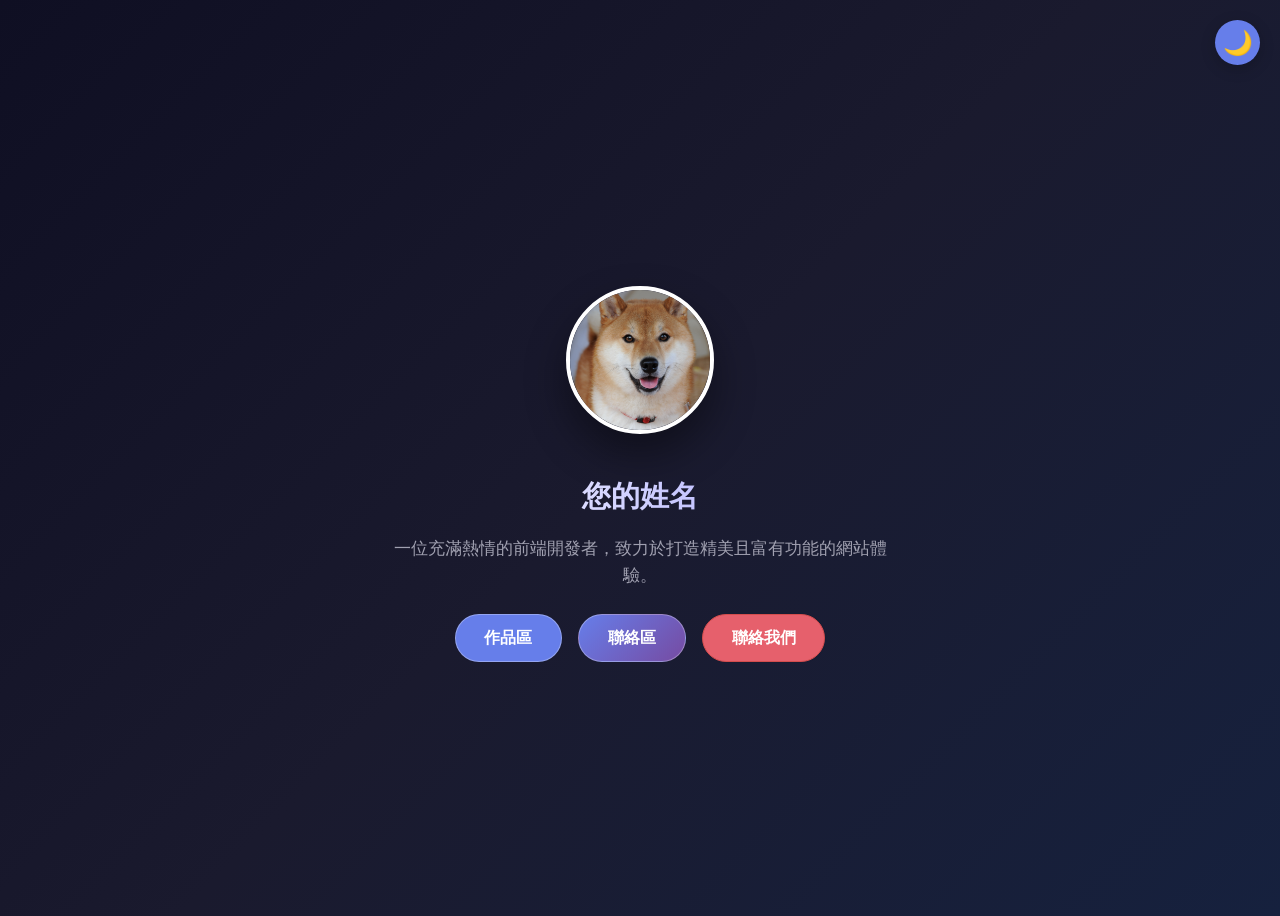
<file: index.html>
<!DOCTYPE html>
<html lang="zh-TW">
<head>
  <meta charset="UTF-8">
  <meta name="viewport" content="width=device-width, initial-scale=1.0">
  <title>首頁</title>
  <link rel="stylesheet" href="style.css">
</head>
<body>
  <!-- 新增右上角主題切換按鈕 -->
  <button class="theme-toggle" id="theme-toggle">🌙</button>

  <div class="container">
    <header class="avatar-section">
      <img src="images/Shiba_inu_taiki.jpg" alt="大頭貼" class="avatar">
      <div class="info">
        <h1 class="name">您的姓名</h1>
        <p class="intro">一位充滿熱情的前端開發者，致力於打造精美且富有功能的網站體驗。</p>
        <div class="btn-group">
          <a href="#portfolio" class="btn btn-portfolio">作品區</a>
          <a href="#contact" class="btn btn-contact">聯絡區</a>
          <a href="#contact-us" class="btn btn-contact-us">聯絡我們</a>
        </div>
      </div>
    </header>
  </div>

  <script src="script.js"></script>
</body>
</html>
</file>
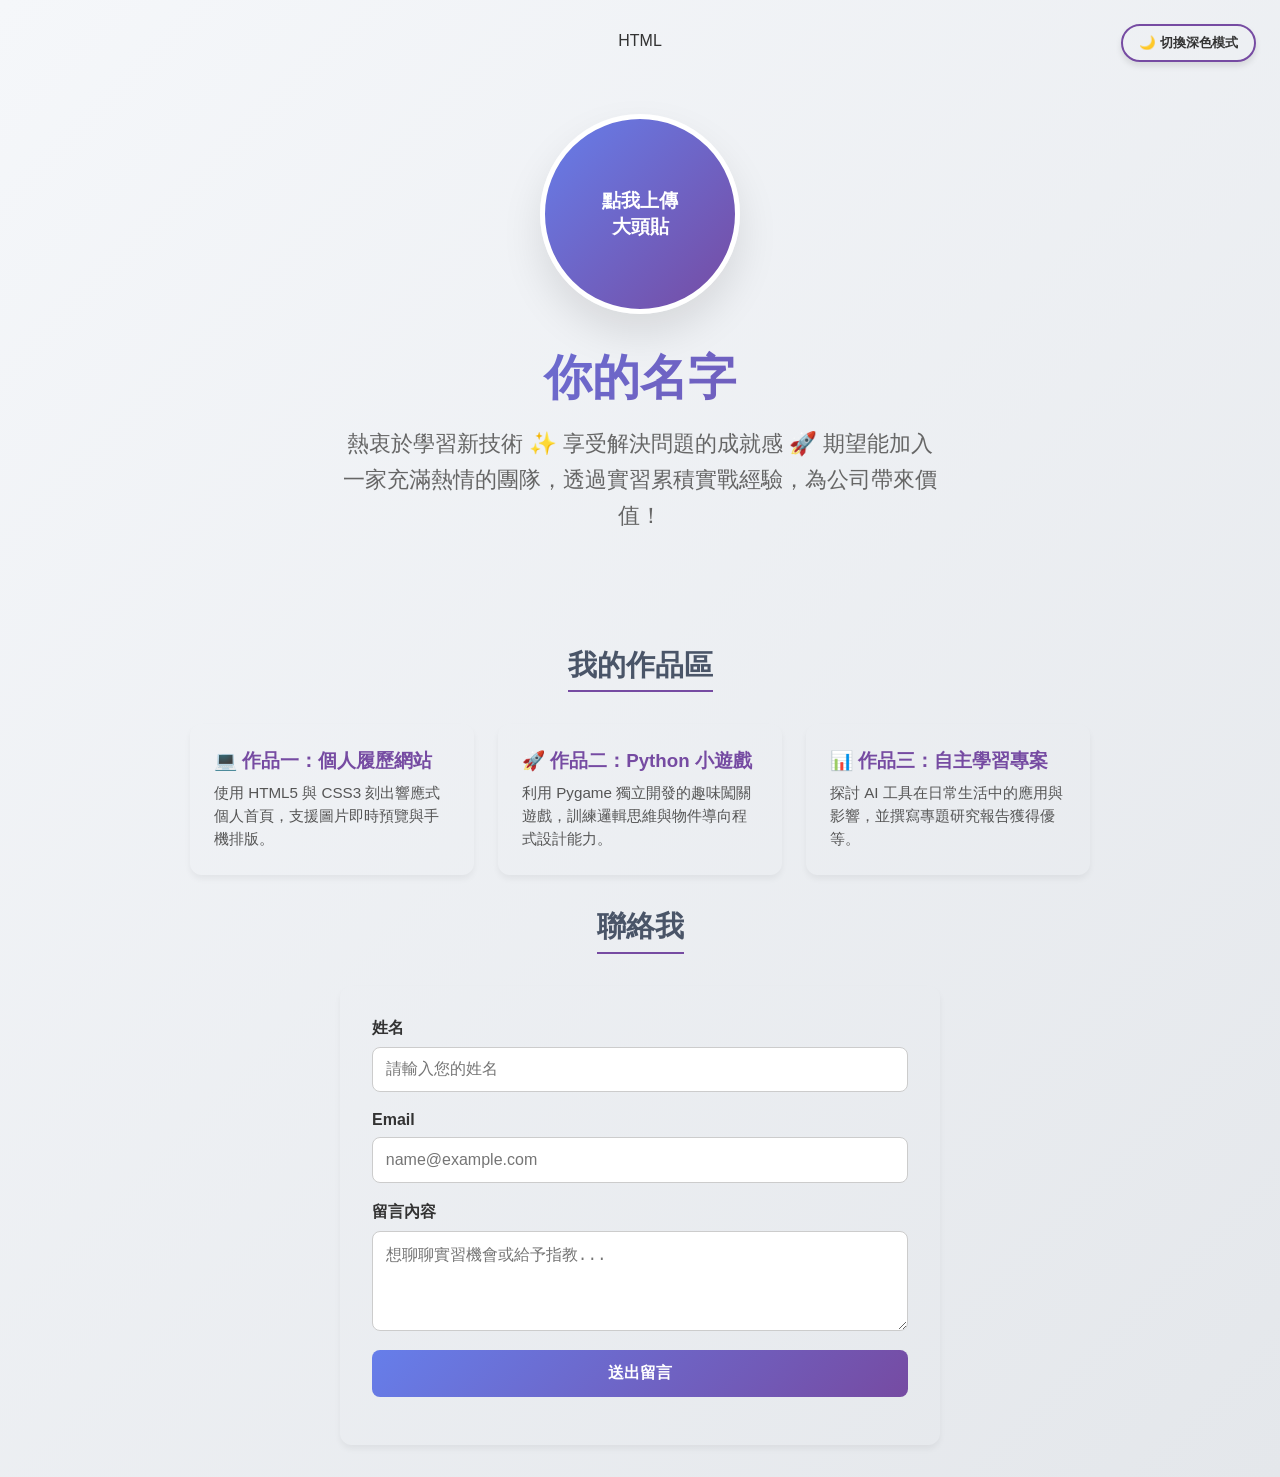
<file: 第九組.html>
HTML
<!DOCTYPE html>
<html lang="zh-TW">
<head>
    <meta charset="UTF-8">
    <meta name="viewport" content="width=device-width, initial-scale=1.0">
    <title>想找實習的高中生個人作品集</title>
    <style>
        :root {
            --bg-gradient: linear-gradient(135deg, #f5f7fa 0%, #e4e7eb 100%);
            --text-color: #333;
            --card-bg: #white;
            --card-text: #555;
            --hero-desc: #666;
            --section-title-color: #4a5568;
            --primary-color: #764ba2;
            --input-bg: #fff;
            --input-border: #ccc;
        }

        [data-theme="dark"] {
            --bg-gradient: linear-gradient(135deg, #1a202c 0%, #2d3748 100%);
            --text-color: #f7fafc;
            --card-bg: #2d3748;
            --card-text: #cbd5e0;
            --hero-desc: #a0aec0;
            --section-title-color: #e2e8f0;
            --primary-color: #9f7aea;
            --input-bg: #1a202c;
            --input-border: #4a5568;
        }

        * {
            margin: 0;
            padding: 0;
            box-sizing: border-box;
            transition: background 0.3s ease, color 0.3s ease;
        }

        body {
            font-family: 'PingFang TC', 'Microsoft JhengHei', 'Noto Sans CJK TC', sans-serif;
            background: var(--bg-gradient);
            color: var(--text-color);
            min-height: 100vh;
            display: flex;
            flex-direction: column;
            align-items: center;
            padding: 2rem 1rem;
            position: relative;
        }

        /* 深色模式切換按鈕 */
        .theme-toggle {
            position: absolute;
            top: 1.5rem;
            right: 1.5rem;
            background: var(--card-bg);
            border: 2px solid var(--primary-color);
            color: var(--text-color);
            padding: 0.5rem 1rem;
            border-radius: 20px;
            cursor: pointer;
            font-weight: bold;
            box-shadow: 0 4px 6px rgba(0,0,0,0.1);
        }
        .theme-toggle:hover {
            opacity: 0.8;
        }

        .container {
            max-width: 900px;
            width: 100%;
            text-align: center;
        }

        .hero {
            padding: 2rem 0;
        }

        /* 頭像上傳區塊 */
        .profile-pic-label {
            width: 200px;
            height: 200px;
            border-radius: 50%;
            background: linear-gradient(135deg, #667eea 0%, #764ba2 100%);
            margin: 2rem auto;
            display: flex;
            align-items: center;
            justify-content: center;
            font-size: 1.2rem;
            color: white;
            font-weight: bold;
            box-shadow: 0 20px 40px rgba(0, 0, 0, 0.1);
            border: 5px solid white;
            cursor: pointer;
            transition: transform 0.3s ease, box-shadow 0.3s ease;
            overflow: hidden;
            background-size: cover;
            background-position: center;
        }
        .profile-pic-label:hover {
            transform: scale(1.05);
            box-shadow: 0 25px 50px rgba(0, 0, 0, 0.15);
        }
        #file-input {
            display: none;
        }

        .hero h1 {
            font-size: 3rem;
            font-weight: 700;
            background: linear-gradient(135deg, #667eea 0%, #764ba2 100%);
            -webkit-background-clip: text;
            background-clip: text;
            color: transparent;
            margin-bottom: 1rem;
        }

        .hero p {
            font-size: 1.4rem;
            color: var(--hero-desc);
            font-weight: 300;
            line-height: 1.6;
            max-width: 600px;
            margin: 0 auto 3rem auto;
        }

        /* 內容區塊樣式 */
        .section-title {
            font-size: 1.8rem;
            color: var(--section-title-color);
            margin: 2rem 0 1rem 0;
            border-bottom: 2px solid var(--primary-color);
            display: inline-block;
            padding-bottom: 0.3rem;
        }

        .grid {
            display: grid;
            grid-template-columns: repeat(auto-fit, minmax(250px, 1fr));
            gap: 1.5rem;
            margin-top: 1rem;
        }

        .card {
            background: var(--card-bg);
            padding: 1.5rem;
            border-radius: 12px;
            box-shadow: 0 4px 6px rgba(0,0,0,0.05);
            text-align: left;
        }
        .card h3 { color: var(--primary-color); margin-bottom: 0.5rem; }
        .card p { color: var(--card-text); font-size: 0.95rem; line-height: 1.5; }

        /* 聯絡區表單樣式 */
        .contact-form {
            background: var(--card-bg);
            padding: 2rem;
            border-radius: 12px;
            box-shadow: 0 4px 6px rgba(0,0,0,0.05);
            max-width: 600px;
            margin: 1rem auto 0 auto;
            text-align: left;
        }
        .form-group {
            margin-bottom: 1.2rem;
        }
        .form-group label {
            display: block;
            margin-bottom: 0.5rem;
            font-weight: bold;
            color: var(--text-color);
        }
        .form-group input, .form-group textarea {
            width: 100%;
            padding: 0.8rem;
            border: 1px solid var(--input-border);
            border-radius: 8px;
            background: var(--input-bg);
            color: var(--text-color);
            font-size: 1rem;
        }
        .form-group textarea {
            resize: vertical;
            height: 100px;
        }
        .submit-btn {
            background: linear-gradient(135deg, #667eea 0%, #764ba2 100%);
            color: white;
            border: none;
            padding: 0.8rem 1.5rem;
            font-size: 1rem;
            font-weight: bold;
            border-radius: 8px;
            cursor: pointer;
            width: 100%;
            transition: opacity 0.2s;
        }
        .submit-btn:hover {
            opacity: 0.9;
        }
        #form-msg {
            margin-top: 1rem;
            text-align: center;
            font-weight: bold;
            color: #48bb78;
        }

        @media (max-width: 600px) {
            .hero h1 { font-size: 2.2rem; }
            .hero p { font-size: 1.1rem; }
            .profile-pic-label { width: 150px; height: 150px; font-size: 1rem; }
            .theme-toggle { top: 1rem; right: 1rem; padding: 0.3rem 0.8rem; font-size: 0.9rem; }
        }
    </style>
</head>
<body>

    <button class="theme-toggle" id="theme-toggle-btn">🌙 切換深色模式</button>

    <div class="container">
        <section class="hero">
            <label for="file-input" class="profile-pic-label" id="upload-preview">
                <span>點我上傳<br>大頭貼</span>
            </label>
            <input type="file" id="file-input" accept="image/*">
            
            <h1>你的名字</h1>
            <p>熱衷於學習新技術 ✨ 享受解決問題的成就感 🚀 期望能加入一家充滿熱情的團隊，透過實習累積實戰經驗，為公司帶來價值！</p>
        </section>

        <section>
            <h2 class="section-title">我的作品區</h2>
            <div class="grid">
                <div class="card">
                    <h3>💻 作品一：個人履歷網站</h3>
                    <p>使用 HTML5 與 CSS3 刻出響應式個人首頁，支援圖片即時預覽與手機排版。</p>
                </div>
                <div class="card">
                    <h3>🚀 作品二：Python 小遊戲</h3>
                    <p>利用 Pygame 獨立開發的趣味闖關遊戲，訓練邏輯思維與物件導向程式設計能力。</p>
                </div>
                <div class="card">
                    <h3>📊 作品三：自主學習專案</h3>
                    <p>探討 AI 工具在日常生活中的應用與影響，並撰寫專題研究報告獲得優等。</p>
                </div>
            </div>
        </section>

        <section>
            <h2 class="section-title">聯絡我</h2>
            <div class="contact-form">
                <form id="contactForm">
                    <div class="form-group">
                        <label for="name">姓名</label>
                        <input type="text" id="name" required placeholder="請輸入您的姓名">
                    </div>
                    <div class="form-group">
                        <label for="email">Email</label>
                        <input type="email" id="email" required placeholder="name@example.com">
                    </div>
                    <div class="form-group">
                        <label for="message">留言內容</label>
                        <textarea id="message" required placeholder="想聊聊實習機會或給予指教..."></textarea>
                    </div>
                    <button type="submit" class="submit-btn">送出留言</button>
                    <div id="form-msg"></div>
                </form>
            </div>
        </section>
    </div>

    <script>
        // 1. 處理大頭貼即時預覽
        const fileInput = document.getElementById('file-input');
        const uploadPreview = document.getElementById('upload-preview');

        fileInput.addEventListener('change', function(e) {
            const file = e.target.files[0];
            if (file) {
                const reader = new FileReader();
                reader.onload = function(event) {
                    uploadPreview.style.backgroundImage = `url('${event.target.result}')`;
                    uploadPreview.querySelector('span').style.display = 'none';
                };
                reader.readAsDataURL(file);
            }
        });

        // 2. 聯絡表單送出互動提示
        const contactForm = document.getElementById('contactForm');
        const formMsg = document.getElementById('form-msg');

        contactForm.addEventListener('submit', function(e) {
            e.preventDefault();
            formMsg.textContent = "✨ 感謝您的留言！訊息已成功送出（此為前端展示效果）。";
            contactForm.reset();
            setTimeout(() => {
                formMsg.textContent = "";
            }, 5000);
        });

        // 3. 加分功能：深色模式切換
        const themeToggleBtn = document.getElementById('theme-toggle-btn');
        const htmlElement = document.documentElement;

        themeToggleBtn.addEventListener('click', function() {
            if (htmlElement.getAttribute('data-theme') === 'dark') {
                htmlElement.removeAttribute('data-theme');
                themeToggleBtn.textContent = '🌙 切換深色模式';
            } else {
                htmlElement.setAttribute('data-theme', 'dark');
                themeToggleBtn.textContent = '☀️ 切換亮色模式';
            }
        });
    </script>
</body>
</html>
</file>
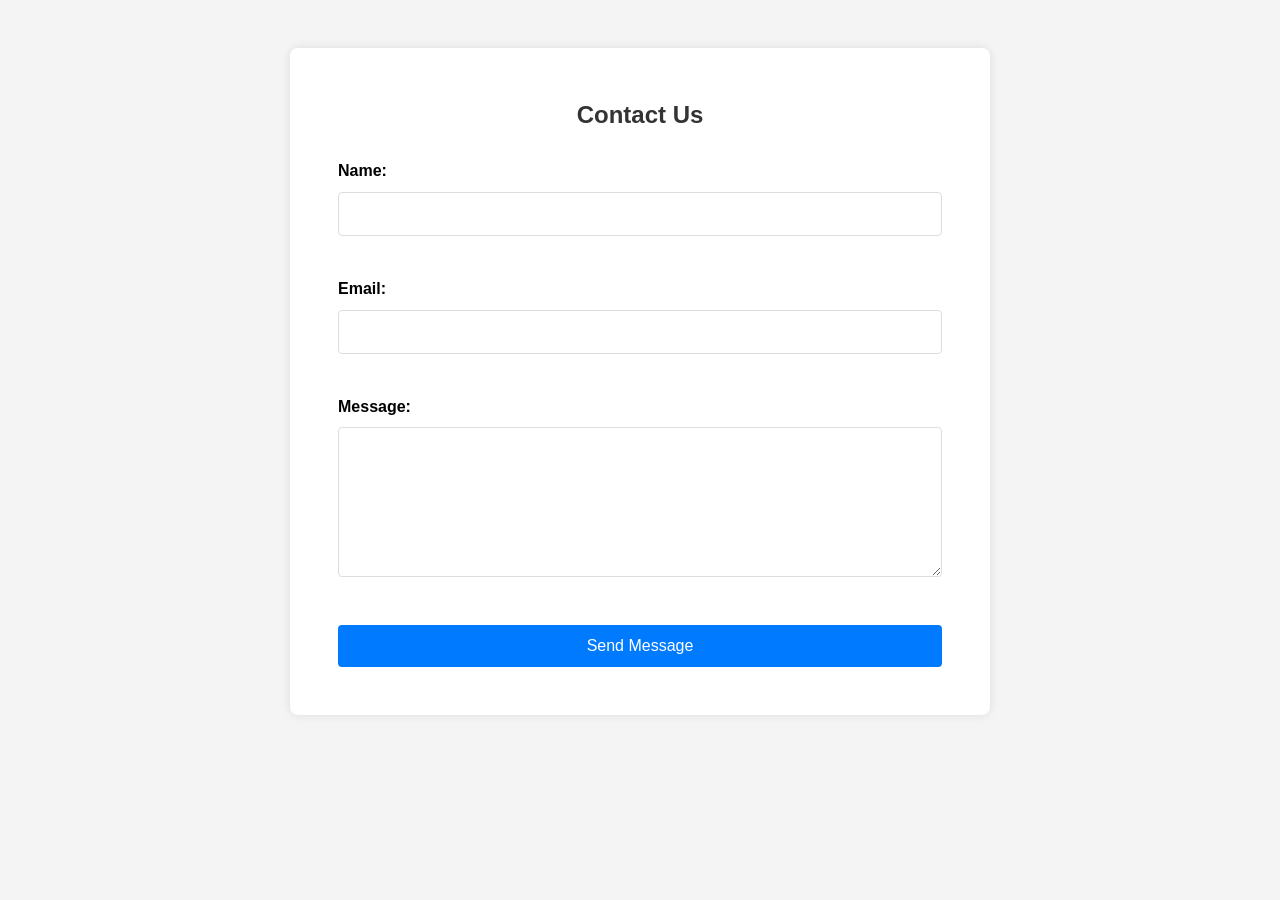
<file: features/form/contact-form.html>
<!DOCTYPE html>
<html lang="en">
<head>
    <meta charset="UTF-8">
    <meta name="viewport" content="width=device-width, initial-scale=1.0">
    <title>Contact Form</title>
    <link rel="stylesheet" href="contact-form.css">
</head>
<body>
    <div class="contact-form-container">
        <h2>Contact Us</h2>
        <form id="contactForm">
            <div class="form-group">
                <label for="name">Name:</label>
                <input type="text" id="name" name="name" required>
                <div class="error" id="nameError"></div>
            </div>
            <div class="form-group">
                <label for="email">Email:</label>
                <input type="email" id="email" name="email" required>
                <div class="error" id="emailError"></div>
            </div>
            <div class="form-group">
                <label for="message">Message:</label>
                <textarea id="message" name="message" required></textarea>
                <div class="error" id="messageError"></div>
            </div>
            <button type="submit" id="submitBtn">Send Message</button>
        </form>
        <div id="successMessage" class="success"></div>
    </div>
    <script src="contact-form.js"></script>
</body>
</html>
</file>
<file: style.css>
:root {
  --bg: linear-gradient(135deg, #0f0f23 0%, #1a1a2e 50%, #16213e 100%);
  --text: #e0e0e0;
  --btn-bg: #667eea;
  --btn-hover: #4a66b3;
  --btn-color: #fff;
}

.test-light-theme {
  --bg: #f8f9fa;
  --text: #333;
  --btn-bg: #add8e6;
  --btn-hover: #87CEEB;
  --btn-color: #000;
}

body {
  background: var(--bg);
  color: var(--text);
  font-family: 'Inter', -apple-system, BlinkMacSystemFont, 'Segoe UI', 'Noto Sans TC', sans-serif;
  min-height: 100vh;
  display: flex;
  align-items: center;
  justify-content: center;
  overflow-y: auto;
}

.container {
  position: relative;
  width: min(90%, 1200px);
  max-width: 1200px;
  padding: 2rem;
  text-align: center;
}

.avatar-section {
  display: flex;
  flex-direction: column;
  align-items: center;
  margin: 2rem auto 0;
}

.avatar {
  width: 140px;
  height: 140px;
  border-radius: 50%;
  object-fit: cover;
  border: 4px solid #fff;
  box-shadow: 0 20px 40px rgba(0, 0, 0, 0.4);
  transition: transform 0.3s ease;
}

.avatar:hover {
  transform: scale(1.05);
}

.info {
  margin-top: 1.5rem;
}

.name {
  font-size: 1.8rem;
  font-weight: 700;
  background: linear-gradient(90deg, #fff, #a0a0ff);
  -webkit-background-clip: text;
  -webkit-text-fill-color: transparent;
  background-clip: text;
}

.intro {
  margin-top: 0.75rem;
  font-size: 1.05rem;
  color: #a0a0b0;
  font-weight: 300;
  max-width: 520px;
  margin-left: auto;
  margin-right: auto;
  line-height: 1.6;
}

.btn-group {
  margin-top: 1.5rem;
  display: flex;
  justify-content: center;
  gap: 1rem;
}

.btn {
  display: inline-block;
  padding: 0.8rem 1.8rem;
  border: none;
  border-radius: 30px;
  font-size: 1rem;
  font-weight: 600;
  cursor: pointer;
  text-decoration: none;
  transition: all 0.3s ease;
  backdrop-filter: blur(10px);
}

.btn-portfolio {
  background: #667eea;
  color: #fff;
  border: 1px solid rgba(255, 255, 255, 0.3);
}

.btn-portfolio:hover {
  background: #4a66b3;
  transform: translateY(-2px);
  box-shadow: 0 10px 25px rgba(102, 126, 234, 0.4);
}

.btn-contact {
  background: linear-gradient(135deg, #667eea 0%, #764ba2 100%);
  color: #fff;
  border: 1px solid rgba(255, 255, 255, 0.3);
}

.btn-contact:hover {
  background: linear-gradient(135deg, #764ba2 0%, #667eea 100%);
  transform: translateY(-2px);
  box-shadow: 0 10px 25px rgba(102, 126, 234, 0.4);
}

.btn-contact-us {
  background: #e6606c;
  color: #fff;
  border: 1px solid #d34d4d;
}

.btn-contact-us:hover {
  background: #c2383d;
  transform: translateY(-2px);
  box-shadow: 0 10px 25px rgba(194, 56, 61, 0.4);
}

.theme-toggle {
  position: fixed;
  top: 20px;
  right: 20px;
  background: var(--btn-bg);
  color: var(--btn-color);
  border: none;
  border-radius: 50%;
  width: 45px;
  height: 45px;
  font-size: 24px;
  cursor: pointer;
  z-index: 1000;
  transition: all 0.3s;
  box-shadow: 0 4px 15px rgba(0, 0, 0, 0.2);
}

.theme-toggle:hover {
  transform: scale(1.1);
  background: var(--btn-hover);
}

@media (max-width: 768px) {
  .avatar {
    width: 110px;
    height: 110px;
  }

  .name {
    font-size: 1.4rem;
  }

  .intro {
    font-size: 0.95rem;
  }

  .btn {
    padding: 0.7rem 1.4rem;
    font-size: 0.95rem;
  }
}
</file>
<file: features/form/contact-form.css>
/* Contact Form Styles */

/* Reset and base styles */
* {
    box-sizing: border-box;
    margin: 0;
    padding: 0;
}

body {
    font-family: Arial, sans-serif;
    background-color: #f4f4f4;
    line-height: 1.6;
    /* Smooth scrolling support */
    scroll-behavior: smooth;
}

/* Contact form container */
.contact-form-container {
    max-width: 600px;
    margin: 2rem auto;
    padding: 2rem;
    background: #fff;
    border-radius: 8px;
    box-shadow: 0 0 10px rgba(0, 0, 0, 0.1);
}

/* Heading */
.contact-form-container h2 {
    text-align: center;
    margin-bottom: 1.5rem;
    color: #333;
}

/* Form groups */
.form-group {
    margin-bottom: 1rem;
}

/* Labels */
.form-group label {
    display: block;
    margin-bottom: 0.5rem;
    font-weight: bold;
}

/* Inputs */
.form-group input,
.form-group textarea {
    width: 100%;
    padding: 0.75rem;
    border: 1px solid #ddd;
    border-radius: 4px;
    font-size: 1rem;
    transition: border-color 0.3s;
}

.form-group input:focus,
.form-group textarea:focus {
    border-color: #007bff;
    outline: none;
}

/* Textarea */
#message {
    min-height: 150px;
    resize: vertical;
}

/* Submit button */
#submitBtn {
    width: 100%;
    padding: 0.75rem;
    background-color: #007bff;
    color: white;
    border: none;
    border-radius: 4px;
    font-size: 1rem;
    cursor: pointer;
    transition: background-color 0.3s, transform 0.2s;
}

/* Hover effect */
#submitBtn:hover {
    background-color: #0056b3;
    transform: translateY(-2px);
}

/* Active click effect */
#submitBtn:active {
    transform: translateY(0);
}

/* Loading state */
#submitBtn.loading {
    background-color: #6c757d;
    cursor: not-allowed;
    position: relative;
}

#submitBtn.loading::after {
    content: "";
    position: absolute;
    top: 50%;
    left: 50%;
    width: 20px;
    height: 20px;
    margin-left: -10px;
    margin-top: -10px;
    border: 2px solid rgba(255, 255, 255, 0.5);
    border-top-color: white;
    border-radius: 50%;
    animation: spin 1s linear infinite;
}

/* Spinner animation */
@keyframes spin {
    to { transform: rotate(360deg); }
}

/* Success state */
#submitBtn.success {
    background-color: #28a745;
}

/* Error messages */
.error {
    color: #dc3545;
    font-size: 0.875rem;
    margin-top: 0.25rem;
    min-height: 1.25rem;
}

/* Success message */
.success {
    color: #28a745;
    font-size: 1rem;
    text-align: center;
    margin-top: 1rem;
    padding: 0.75rem;
    background-color: #d4edda;
    border-radius: 4px;
    display: none;
}

/* Responsive design */
@media (max-width: 768px) {
    .contact-form-container {
        margin: 1rem;
        padding: 1.5rem;
    }

    .form-group input,
    .form-group textarea {
        padding: 0.5rem;
        font-size: 0.9rem;
    }

    #submitBtn {
        padding: 0.5rem;
        font-size: 0.9rem;
    }
}

@media (max-width: 480px) {
    .contact-form-container {
        margin: 0.5rem;
        padding: 1rem;
    }

    .contact-form-container h2 {
        font-size: 1.5rem;
    }

    .form-group label {
        font-size: 0.9rem;
    }

    #message {
        min-height: 120px;
    }
}

/* Desktop optimizations */
@media (min-width: 1024px) {
    .contact-form-container {
        margin: 3rem auto;
        padding: 3rem;
        max-width: 700px;
    }
}
</file>
